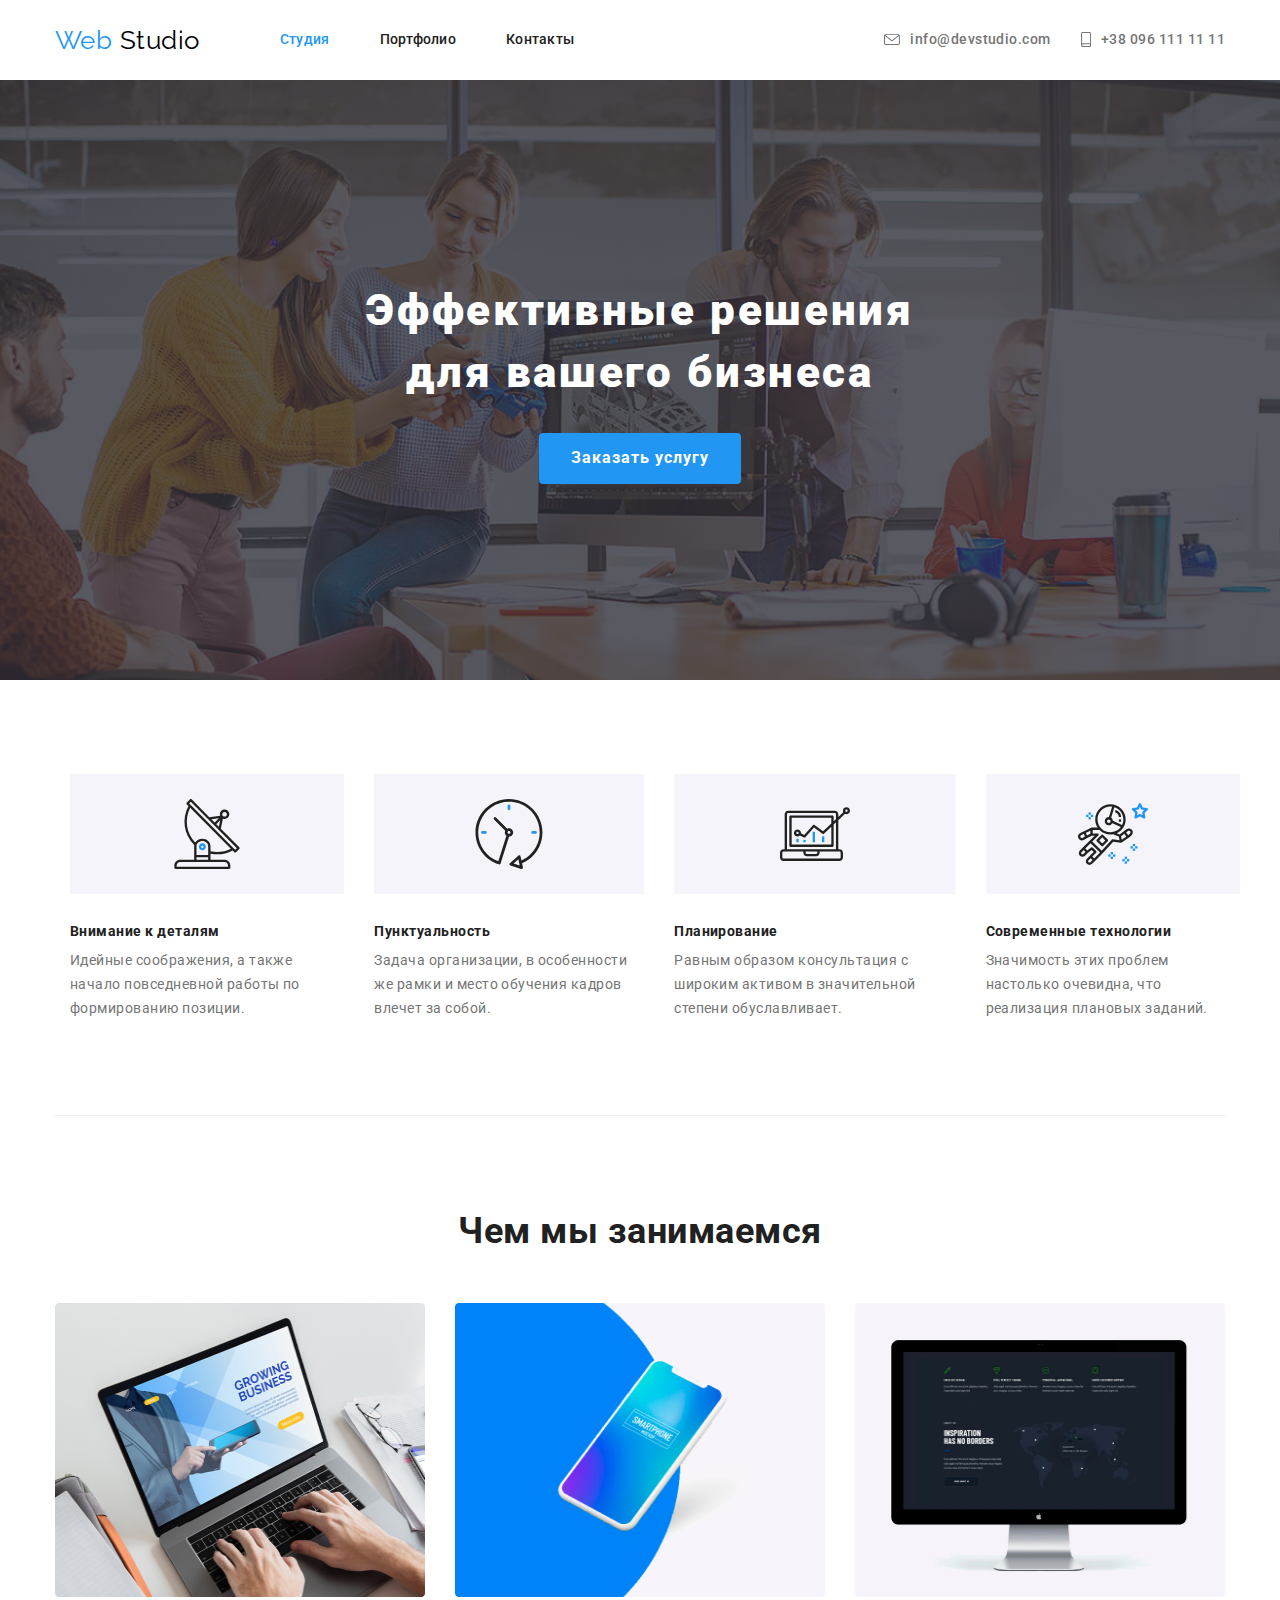
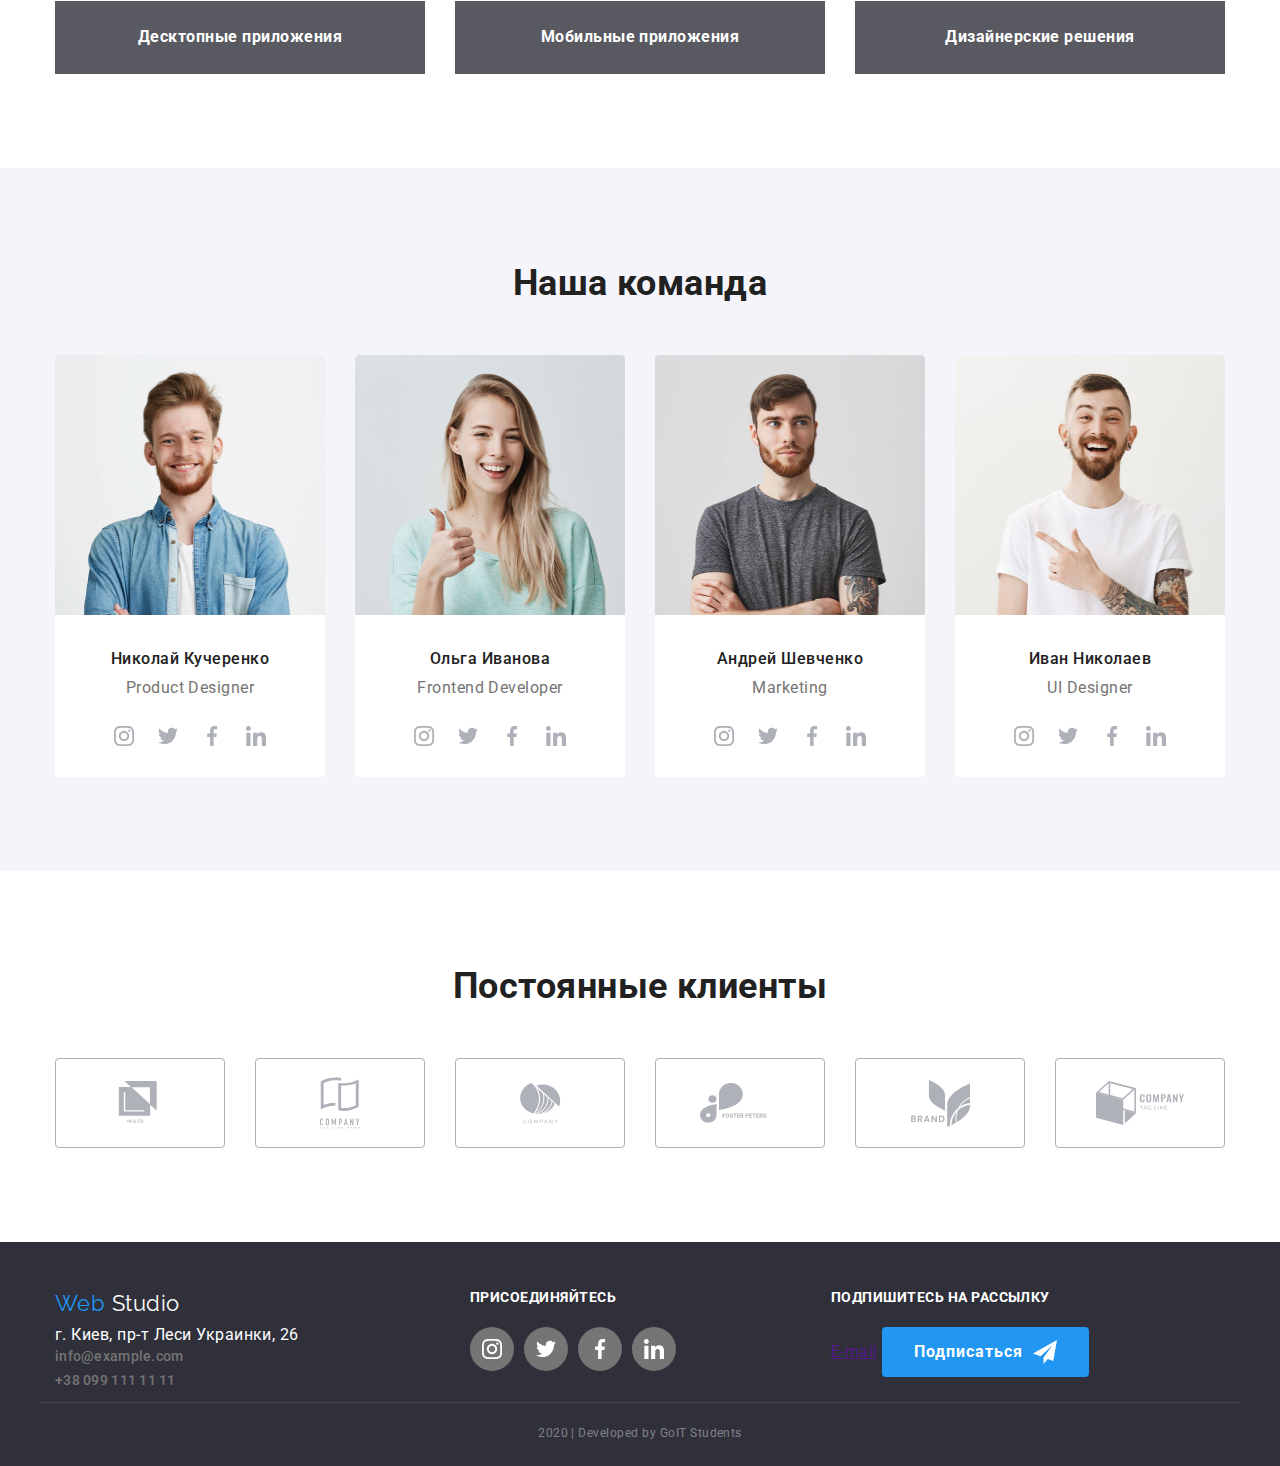
<file: index.html>
<!DOCTYPE html>
<html lang="ru">

<head>
    <meta charset="UTF-8">
    <meta name="viewport" content="width=device-width, initial-scale=1.0">
    <title>Document</title>
    <link
        href="https://fonts.googleapis.com/css2?family=Raleway:wght@700&family=Roboto:wght@400;500;700;900&display=swap"
        rel="stylesheet" />
    <link rel="stylesheet"
        href="https://cdnjs.cloudflare.com/ajax/libs/modern-normalize/0.6.0/modern-normalize.min.css" />
    <link rel="stylesheet" href="./css/styles.css" />
</head>

<body>
    <!--Шапка страницы-->
    <header class="page-header ">
        <div class="container ">
            <div class="main-nav">
                <nav class="main-nav">
                    <a class="logo" href="./index.html"><span class="Web">Web</span> <span
                            class="Studio">Studio</span></a>
                    <ul class="site-nav ">
                        <li class="item"><a href="./index.html" class="link current">Студия</a></li>
                        <li class="item"><a href="./portfolio.html" class="link ">Портфолио</a></li>
                        <li class="item"><a href="#" class="link">Контакты</a></li>
                    </ul>
                </nav>
                <ul class="info main-nav">
                    <li class="info-title">
                        <a class="info-main mail" href="mailto:info@devstudio.com">
                            <svg class="icon-mail">
                                <use href="./images/sprite.svg#icon-envelope"></use>
                            </svg>
                            info@devstudio.com
                        </a>
                    </li>
                    <li class="info-title">
                        <a class="info-main phone" href="tel:+380961111111">
                            <svg class="icon-phone">
                                <use href="./images/sprite.svg#icon-phone"></use>
                            </svg>
                            +38 096 111 11 11
                        </a>
                    </li>
                </ul>
            </div>
        </div>
    </header>
    <!--Уникальный контент-->
    <main>
        <!--1 секция-->
        <section class="hero">
            <div class="overlay">
                <h1 class="hero-title">Эффективные решения <br /> для вашего бизнеса</h1>
                <a href="" class="button primary">Заказать услугу</a>
            </div>
        </section>
        <!--2 секция Приемущества -->
        <section class="section border">
            <div class="container">
                <ul class="future">

                    <li class="icon-antenna">

                        <h2 class="section-title">Внимание к деталям</h2>
                        <p class="plan">Идейные соображения, а также начало повседневной работы по формированию позиции.
                        </p>
                    </li>
                    <li class="icon-clock">
                        <h2 class="section-title">Пунктуальность</h2>
                        <p class="plan">Задача организации, в особенности же рамки и место обучения кадров влечет за
                            собой.
                        </p>
                    </li>
                    <li class="icon-diagram">

                        <h2 class="section-title">Планирование</h2>
                        <p class="plan">Равным образом консультация с широким активом в значительной степени
                            обуславливает.
                        </p>
                    </li>
                    <li class="icon-astronaut">

                        <h2 class="section-title">Современные технологии</h2>
                        <p class="plan">Значимость этих проблем настолько очевидна, что реализация плановых заданий.</p>
                    </li>
                </ul>
            </div>
        </section>
        <!--3 секция Чем мы занимаемся-->
        <section class="section">
            <div class="container">
                <h3 class="title-h">Чем мы занимаемся</h3>
                <ul class="future">
                    <li><img class="img" src="./images/img.png" alt="Ноутбук на столе" width="370" height="294" />
                        <h4 class="title-applications">Десктопные приложения</h4>
                    </li>
                    <li><img class="img" src="./images/box.png" alt="Телефон" width="370" height="294" />
                        <h4 class="title-applications">Мобильные приложения</h4>
                    </li>
                    <li><img class="img" src="./images/img(1).png" alt="Компютер" width="370" height="294" />
                        <h4 class="title-applications">Дизайнерские решения</h4>
                    </li>
                </ul>
            </div>
        </section>
        <!--4 cекция Наша команда-->
        <section class="section-main">
            <div class="container">
                <h4 class="title-h">Наша команда</h4>
                <ul class="container-team">
                    <li class="main-team">
                        <img class="team" src="./images/imgJohn.png" alt="John Smith" width="270" height="260" />
                        <h5 class="tittle-command">Николай Кучеренко</h5>
                        <p class="p-command">Product Designer</p>
                        <ul class="container-command">
                            <li>
                                <a class="link-command" href="#" aria-label="Сыллка на Instagram">
                                    <svg class="icon-insta">
                                        <use href="./images/sprite.svg#icon-Insta"></use>
                                    </svg>
                                </a>
                            </li>
                            <li><a class="link-command" href="#" aria-label="Сыллка на Twitter">
                                    <svg class="icon-insta">
                                        <use href="./images/sprite.svg#icon-twitter"></use>
                                    </svg>
                                </a>
                            </li>
                            <li><a class="link-command" href="#" aria-label="Сыллка на Facebook">
                                    <svg class="icon-insta">
                                        <use href="./images/sprite.svg#icon-F"></use>
                                    </svg>
                                </a>
                            </li>
                            <li><a class="link-command" href="#" aria-label="Сыллка на linkedin">
                                    <svg class="icon-insta">
                                        <use href="./images/sprite.svg#icon-in"></use>
                                    </svg>
                                </a>
                            </li>
                        </ul>
                    </li>
                    <li class="main-team">
                        <img class="team" src="./images/imgMarta.png" alt="Marta Stewart" width="270" height="260" />
                        <h5 class="tittle-command">Ольга Иванова</h5>
                        <p class="p-command">Frontend Developer</p>
                        <ul class="container-command">
                            <li>
                                <a class="link-command" href="#" aria-label="Сыллка на Instagram">
                                    <svg class="icon-insta">
                                        <use href="./images/sprite.svg#icon-Insta"></use>
                                    </svg>
                                </a>
                            </li>
                            <li><a class="link-command" href="#" aria-label="Сыллка на Twitter">
                                    <svg class="icon-insta">
                                        <use href="./images/sprite.svg#icon-twitter"></use>
                                    </svg>
                                </a>
                            </li>
                            <li><a class="link-command" href="#" aria-label="Сыллка на Facebook">
                                    <svg class="icon-insta">
                                        <use href="./images/sprite.svg#icon-F"></use>
                                    </svg>
                                </a>
                            </li>
                            <li><a class="link-command" href="#" aria-label="Сыллка на linkedin">
                                    <svg class="icon-insta">
                                        <use href="./images/sprite.svg#icon-in"></use>
                                    </svg>
                                </a>
                            </li>
                        </ul>
                    </li>
                    <li class="main-team">
                        <img class="team" src="./images/imgRobert.png" alt="Robert Jakis" width="270" height="260" />
                        <h5 class="tittle-command">Андрей Шевченко</h5>
                        <p class="p-command">Marketing</p>
                        <ul class="container-command">
                            <li>
                                <a class="link-command" href="#" aria-label="Сыллка на Instagram">
                                    <svg class="icon-insta">
                                        <use href="./images/sprite.svg#icon-Insta"></use>
                                    </svg>
                                </a>
                            </li>
                            <li><a class="link-command" href="#" aria-label="Сыллка на Twitter">
                                    <svg class="icon-insta">
                                        <use href="./images/sprite.svg#icon-twitter"></use>
                                    </svg>
                                </a>
                            </li>
                            <li><a class="link-command" href="#" aria-label="Сыллка на Facebook">
                                    <svg class="icon-insta">
                                        <use href="./images/sprite.svg#icon-F"></use>
                                    </svg>
                                </a>
                            </li>
                            <li><a class="link-command" href="#" aria-label="Сыллка на linkedin">
                                    <svg class="icon-insta">
                                        <use href="./images/sprite.svg#icon-in"></use>
                                    </svg>
                                </a>
                            </li>
                        </ul>
                    </li>
                    <li class="main-team">
                        <img class="team" src="./images/imgMartin.png" alt="Martin Doe" width="270" height="260" />
                        <h5 class="tittle-command">Иван Николаев</h5>
                        <p class="p-command">UI Designer</p>
                        <ul class="container-command">
                            <li>
                                <a class="link-command" href="#" aria-label="Сыллка на Instagram">
                                    <svg class="icon-insta">
                                        <use href="./images/sprite.svg#icon-Insta"></use>
                                    </svg>
                                </a>
                            </li>
                            <li><a class="link-command" href="#" aria-label="Сыллка на Twitter">
                                    <svg class="icon-insta">
                                        <use href="./images/sprite.svg#icon-twitter"></use>
                                    </svg>
                                </a>
                            </li>
                            <li><a class="link-command" href="#" aria-label="Сыллка на Facebook">
                                    <svg class="icon-insta">
                                        <use href="./images/sprite.svg#icon-F"></use>
                                    </svg>
                                </a>
                            </li>
                            <li><a class="link-command" href="#" aria-label="Сыллка на linkedin">
                                    <svg class="icon-insta">
                                        <use href="./images/sprite.svg#icon-in"></use>
                                    </svg>
                                </a>
                            </li>
                        </ul>
                    </li>
                </ul>
            </div>
        </section>
        <!--5 секция Постоянные клиенты-->
        <section class="section">
            <div class="container">
                <h5 class="title-h">Постоянные клиенты</h5>
                <ul class="container-clients">
                    <li class="clients">

                        <a class="icon-hover" href="#">
                            <svg class="icon-logo1">
                                <use href="./images/sprite.svg#icon-logo1"></use>
                            </svg>
                        </a>

                    </li>
                    <li class="clients">
                        <a class="icon-hover" href="#">
                            <svg class="icon-logo2">
                                <use href="./images/sprite.svg#icon-logo2"></use>
                            </svg>
                        </a>
                    </li>
                    <li class="clients">
                        <a class="icon-hover" href="#">
                            <svg class="icon-logo3">
                                <use href="./images/sprite.svg#icon-logo3"></use>
                            </svg>
                        </a>
                    </li>
                    <li class="clients">
                        <a class="icon-hover" href="#">
                            <svg class="icon-logo4">
                                <use href="./images/sprite.svg#icon-logo4"></use>
                            </svg>
                        </a>
                    </li>
                    <li class="clients">
                        <a class="icon-hover" href="#">
                            <svg class="icon-logo5">
                                <use href="./images/sprite.svg#icon-logo5"></use>
                            </svg>
                        </a>
                    </li>
                    <li class="clients">
                        <a class="icon-hover" href="#">
                            <svg class="icon-logo6">
                                <use href="./images/sprite.svg#icon-logo6"></use>
                            </svg>
                        </a>
                    </li>
                </ul>
            </div>
        </section>
    </main>
    <!--Подвал страницы-->
    <footer class="footer">
        <div class="container footer-colums">
            <div class="main-address">
                <a class="logo-footer" href="./index.html"><span class="Web">Web</span> <span
                        class="Studio">Studio</span>
                </a>
                <address class="address">
                    г. Киев, пр-т Леси Украинки, 26 <br />
                    <a class="info-f" href="mailto:info@example.com">info@example.com</a><br />
                    <a class="info-f" href="tel:+380991111111">+38 099 111 11 11</a>
                </address>
            </div>
            <div class="main-link-footer">
                <h6 class="title-footer">присоединяйтесь</h6>
                <ul class="social-list">
                    <li>
                        <a class="footer-hover" href="#" aria-label="Сыллка на Instagram">
                            <svg class="icon-fotter">
                                <use href="./images/sprite.svg#icon-Insta"></use>
                            </svg>
                        </a>
                    </li>
                    <li><a class="footer-hover" href="#" aria-label="Сыллка на Twitter">
                            <svg class="icon-fotter">
                                <use href="./images/sprite.svg#icon-twitter"></use>
                            </svg>
                        </a>
                    </li>
                    <li><a class="footer-hover" href="#" aria-label="Сыллка на Facebook">
                            <svg class="icon-fotter">
                                <use href="./images/sprite.svg#icon-F"></use>
                            </svg>
                        </a>
                    </li>
                    <li><a class="footer-hover" href="#" aria-label="Сыллка на linkedin">
                            <svg class="icon-fotter">
                                <use href="./images/sprite.svg#icon-in"></use>
                            </svg>
                        </a>
                    </li>
                </ul>
            </div>
            <div>
                <h6 class="title-footer">Подпишитесь на рассылку</h6>
                <a href="">E-mail</a>
                <a href="" class="button primary-footer">Подписаться</a>
            </div>
        </div>
        <p class="container niz">2020 | Developed by GoIT Students</p>
    </footer>
</body>

</html>
</file>
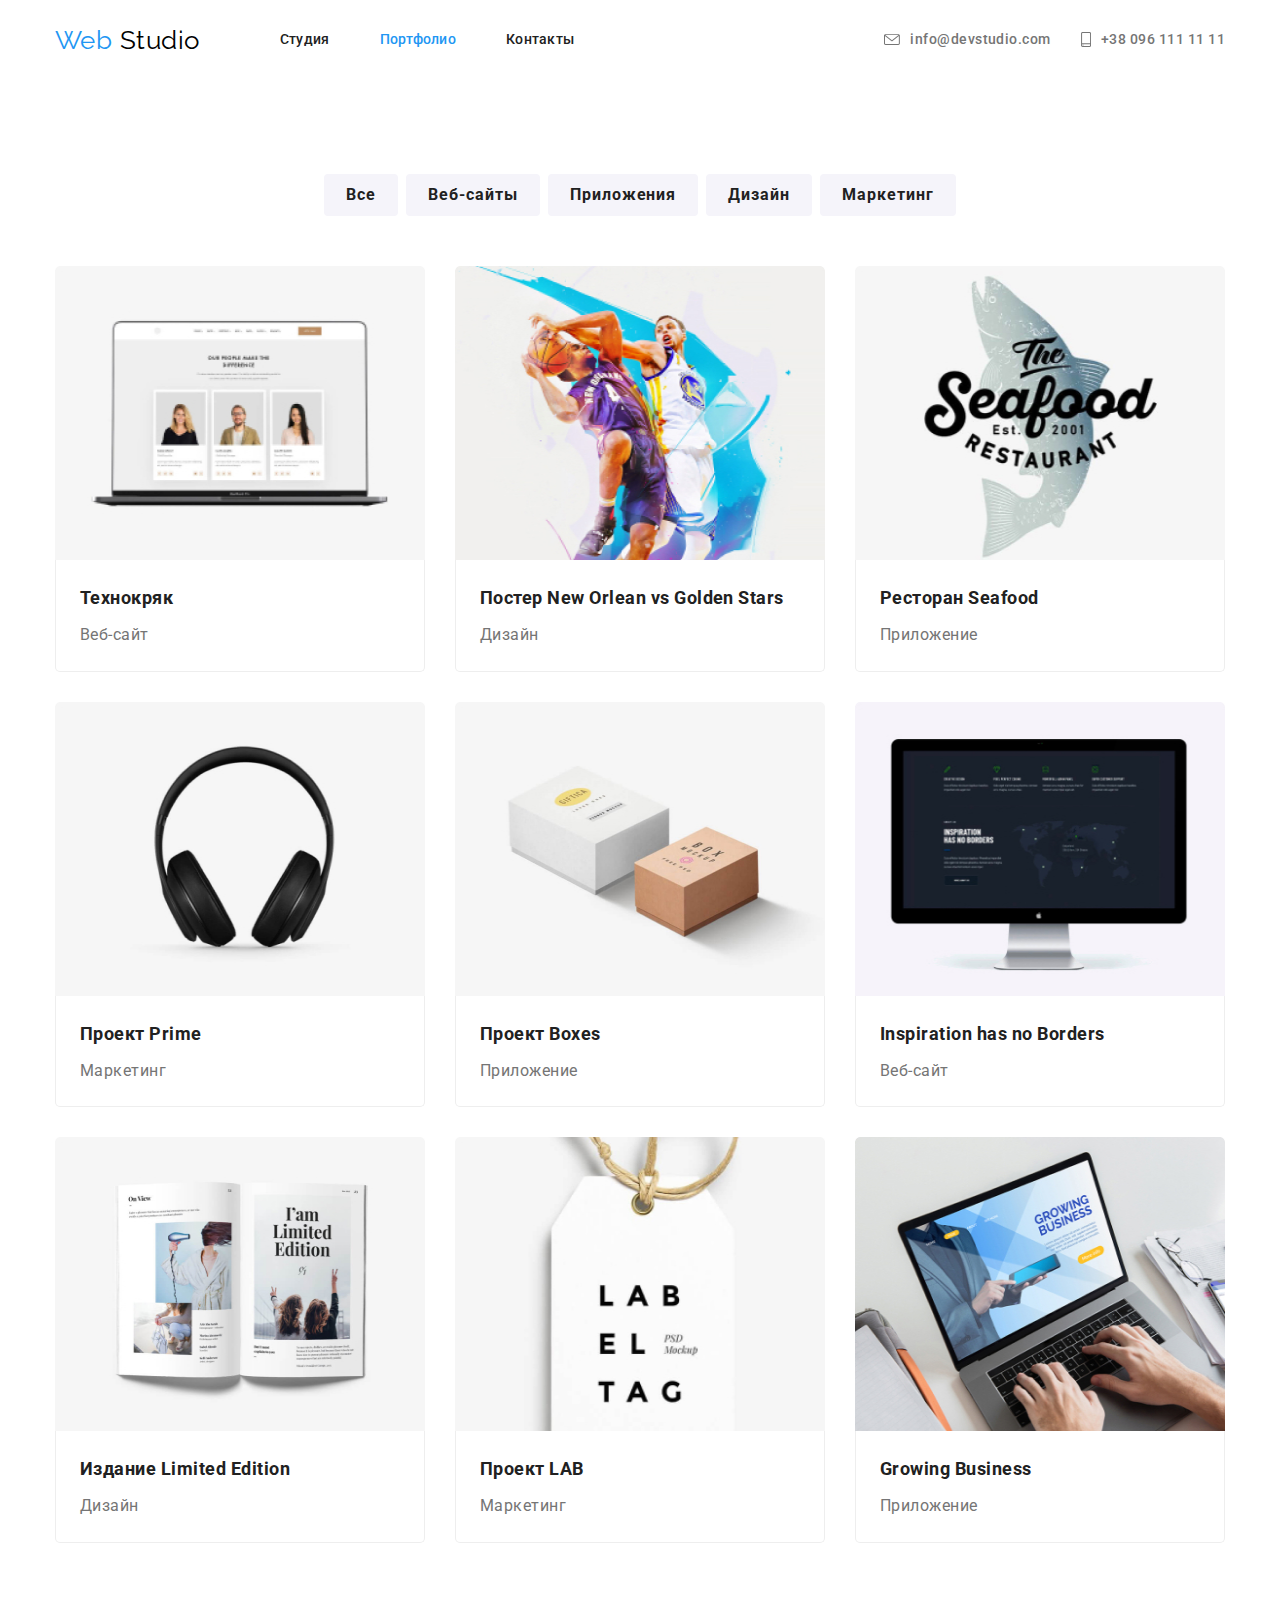
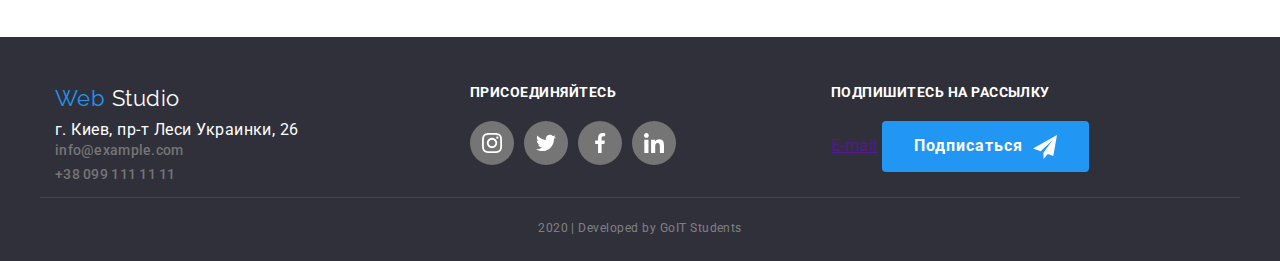
<file: portfolio.html>
<!DOCTYPE html>
<html lang="ru">

<head>
    <meta charset="UTF-8">
    <meta name="viewport" content="width=device-width, initial-scale=1.0">
    <title>Document</title>
    <link
        href="https://fonts.googleapis.com/css2?family=Raleway:wght@700&family=Roboto:wght@400;500;700;900&display=swap"
        rel="stylesheet" />
    <link rel="stylesheet"
        href="https://cdnjs.cloudflare.com/ajax/libs/modern-normalize/0.6.0/modern-normalize.min.css" />
    <link rel="stylesheet" href="./css/styles.css" />
</head>

<body>
    <!--Шапка страницы-->
    <header class="page-header ">
        <div class="container ">
            <div class="main-nav">
                <nav class="main-nav">
                    <a class="logo" href="./index.html"><span class="Web">Web</span> <span
                            class="Studio">Studio</span></a>
                    <ul class="site-nav ">
                        <li class="item"><a href="./index.html" class="link">Студия</a></li>
                        <li class="item"><a href="./portfolio.html" class="link  current">Портфолио</a></li>
                        <li class="item"><a href="#" class="link">Контакты</a></li>
                    </ul>
                </nav>
                <ul class="info main-nav">
                    <li class="info-title">
                        <a class="info-main mail" href="mailto:info@devstudio.com">
                            <svg class="icon-mail">
                                <use href="./images/sprite.svg#icon-envelope"></use>
                            </svg>
                            info@devstudio.com
                        </a>
                    </li>
                    <li class="info-title">
                        <a class="info-main phone" href="tel:+380961111111">
                            <svg class="icon-phone">
                                <use href="./images/sprite.svg#icon-phone"></use>
                            </svg>
                            +38 096 111 11 11
                        </a>
                    </li>
                </ul>
            </div>
        </div>
    </header>
    <main>
        <div class="container">

            <ul class="button-container">
                <li><a href="" class="button-secondary">Все</a></li>
                <li><a href="" class="button-secondary">Веб-сайты </a></li>
                <li><a href="" class="button-secondary">Приложения </a></li>
                <li><a href="" class="button-secondary">Дизайн </a></li>
                <li><a href="" class="button-secondary">Маркетинг </a></li>
            </ul>
        </div>

        <!--1 секция все работы-->
        <section>
            <div class="container">
                <ul class="flex-list">
                    <li class="list">
                        <div class="card">
                            <a class="link-card" href="#">
                                <img class="img-portfolio" src="./images/1img.jpg" alt="Macbook" width="370"
                                    height="294" />
                                <div class="card-content">
                                    <h2 class="list-tittle">Технокряк</h2>
                                    <p class="list-link">Веб-сайт</p>
                                    <p class="list-paragraph"></p>
                                </div>
                            </a>
                        </div>
                    </li>
                    <li class="list">
                        <div class="card">
                            <a class="link-card" href="#">
                                <img class="img-portfolio" src="./images/2img.jpg" alt="2 баскетболиста" width="370"
                                    height="294" />
                                <div class="card-content">
                                    <h2 class="list-tittle">Постер New Orlean vs Golden Stars</h2>
                                    <p class="list-link">Дизайн</p>
                                    <p class="list-paragraph"></p>
                                </div>
                            </a>
                        </div>
                    </li>
                    <li class="list">
                        <div class="card">
                            <a class="link-card" href="#">
                                <img class="img-portfolio" src="./images/3img.jpg" alt="логотип ресторана" width="370"
                                    height="294" />
                                <div class="card-content">
                                    <h2 class="list-tittle">Ресторан Seafood</h2>
                                    <p class="list-link">Приложение</p>
                                    <p class="list-paragraph"></p>
                                </div>
                            </a>
                        </div>
                    </li>
                    <li class="list">
                        <div class="card">
                            <a class="link-card" href="#">
                                <img class="img-portfolio" src="./images/4img.jpg" alt="наушники" width="370"
                                    height="294" />
                                <div class="card-content">
                                    <h2 class="list-tittle">Проект Prime</h2>
                                    <p class="list-link">Маркетинг</p>
                                    <p class="list-paragraph"></p>
                                </div>
                            </a>
                        </div>
                    </li>
                    <li class="list">
                        <div class="card">
                            <a class="link-card" href="#">
                                <img class="img-portfolio" src="./images/5img.jpg" alt="2 коробки" width="370"
                                    height="294" />
                                <div class="card-content">
                                    <h2 class="list-tittle">Проект Boxes</h2>
                                    <p class="list-link">Приложение</p>
                                    <p class="list-paragraph"></p>
                                </div>
                            </a>
                        </div>
                    </li>
                    <li class="list">
                        <div class="card">
                            <a class="link-card" href="#">
                                <img class="img-portfolio" src="./images/6img.jpg" alt="компьютер" width="370"
                                    height="294" />
                                <div class="card-content">
                                    <h2 class="list-tittle">Inspiration has no Borders</h2>
                                    <p class="list-link">Веб-сайт</p>
                                    <p class="list-paragraph"></p>
                                </div>
                            </a>
                        </div>
                    </li>
                    <li class="list">
                        <div class="card">
                            <a class="link-card" href="#">
                                <img class="img-portfolio" src="./images/7img.jpg" alt="книга" width="370"
                                    height="294" />
                                <div class="card-content">
                                    <h2 class="list-tittle">Издание Limited Edition</h2>
                                    <p class="list-link">Дизайн</p>
                                    <p class="list-paragraph"></p>
                                </div>
                            </a>
                        </div>
                    </li>
                    <li class="list">
                        <div class="card">
                            <a class="link-card" href="#">
                                <img class="img-portfolio" src="./images/8img.jpg" alt="проект лаб" width="370"
                                    height="294" />
                                <div class="card-content">
                                    <h2 class="list-tittle">Проект LAB</h2>
                                    <p class="list-link">Маркетинг</p>
                                    <p class="list-paragraph"></p>
                                </div>
                            </a>
                        </div>
                    </li>
                    <li class="list">
                        <div class="card">
                            <a class="link-card" href="#">
                                <img class="img-portfolio" src="./images/9img.jpg" alt="ноутбук" width="370"
                                    height="294" />
                                <div class="card-content">
                                    <h2 class="list-tittle">Growing Business</h2>
                                    <p class="list-link">Приложение</p>
                                    <p class="list-paragraph"></p>
                                </div>
                            </a>
                        </div>
                    </li>
                </ul>
            </div>
        </section>
    </main>
    <!--Подвал страницы-->
    <footer class="footer">
        <div class="container footer-colums">
            <div class="main-address">
                <a class="logo-footer" href="./index.html"><span class="Web">Web</span> <span
                        class="Studio">Studio</span>
                </a>
                <address class="address">
                    г. Киев, пр-т Леси Украинки, 26 <br />
                    <a class="info-f" href="mailto:info@example.com">info@example.com</a><br />
                    <a class="info-f" href="tel:+380991111111">+38 099 111 11 11</a>
                </address>
            </div>
            <div class="main-link-footer">
                <h6 class="title-footer">присоединяйтесь</h6>
                <ul class="social-list">
                    <li>
                        <a class="footer-hover" href="#" aria-label="Сыллка на Instagram">
                            <svg class="icon-fotter">
                                <use href="./images/sprite.svg#icon-Insta"></use>
                            </svg>
                        </a>
                    </li>
                    <li><a class="footer-hover" href="#" aria-label="Сыллка на Twitter">
                            <svg class="icon-fotter">
                                <use href="./images/sprite.svg#icon-twitter"></use>
                            </svg>
                        </a>
                    </li>
                    <li><a class="footer-hover" href="#" aria-label="Сыллка на Facebook">
                            <svg class="icon-fotter">
                                <use href="./images/sprite.svg#icon-F"></use>
                            </svg>
                        </a>
                    </li>
                    <li><a class="footer-hover" href="#" aria-label="Сыллка на linkedin">
                            <svg class="icon-fotter">
                                <use href="./images/sprite.svg#icon-in"></use>
                            </svg>
                        </a>
                    </li>
                </ul>
            </div>
            <div>
                <h6 class="title-footer">Подпишитесь на рассылку</h6>
                <a href="">E-mail</a>
                <a href="" class="button primary-footer">Подписаться</a>
            </div>
        </div>
        <p class="container niz">2020 | Developed by GoIT Students</p>
    </footer>
</body>

</html>
</file>
<file: css/styles.css>
/* цвет основного текста #757575 */
/* цвет вторичного текста #212121 */
/* белый #FFFFFF */
/* акцент #2196F3 */
/* цвет адреса rgba(255, 255, 255, 0.6); */
/* цвет 2020 rgba(255, 255, 255, 0.4); */
:root {
  --primary-text-color: #757575;
  --title-text-color: #212121;
  --white-color: #ffffff;
  --accent-color: #2196f3;
  --adress-text: rgba(255, 255, 255, 0.6);
  --niz-text: rgba(255, 255, 255, 0.4);
  --background-secondary: #f5f4fa;
}

body {
  background-color: #ffffff;
  color: var(--primary-text-color);
  font-family: Roboto, sans-serif;
  letter-spacing: 0.03em;
}

h1,
h2,
h3,
h4,
h5,
h6,
p {
  margin-top: 0;
  margin-bottom: 0;
}

.container {
  width: 1200px;
  padding-left: 15px;
  padding-right: 15px;
  margin: 0 auto;
}

.main-nav {
  display: flex;
  align-items: center;
}

.tittle-main {
  margin-top: 0;
  margin-bottom: 0;
}

.icon {
  margin-bottom: 55px;
}

.button-container {
  margin-top: 94px;
  margin-bottom: 50px;
  display: flex;
  justify-content: center;
}

.button-container :not(:last-child) {
  margin-right: 8px;
}

.portfolio {
  border-bottom: 1px solid #ececec;
}

.footer {
  background: #2f303a;
}

.footer-colums {
  display: flex;
  align-content: baseline;
  padding-top: 48px;
}

.button-container .footer {
  background-color: #2f303a;
}

ul {
  list-style: none;
  padding: 0;
  margin: 0;
}
/* logo */
.logo {
  font-family: Raleway, cursive;
  font-size: 26px;
  line-height: 1.19;
  text-decoration: none;
}

.link-command {
  align-items: center;
  display: flex;
  justify-content: center;

  text-decoration: none;
  width: 44px;
  height: 44px;
  border-radius: 50%;
}

.link-card {
  background-color: white;
  text-decoration: none;
}

.social-list {
  display: flex;
  align-items: center;
  justify-content: center;
}

.logo-footer {
  margin-bottom: 10px;

  font-family: Raleway, cursive;
  font-size: 22px;
  line-height: 1.2;
  text-decoration: none;
}

.Web {
  color: var(--accent-color);
}
.Studio {
  color: black;
}

/* site nav */
.site-nav {
  display: flex;
  margin-left: 80px;
}

.site-nav .item:not(:last-child) {
  margin-right: 50px;
}
.site-nav .link {
  display: block;
  padding-top: 32px;
  padding-bottom: 32px;

  color: var(--title-text-color);
  letter-spacing: 0.02em;
  font-weight: 500;
  font-size: 14px;
  line-height: 1.14;
  text-decoration: none;
}

.site-nav .link.current {
  color: var(--accent-color);
}

.site-nav :hover,
.site-nav :focus {
  color: var(--accent-color);
}

/* info */
.info-f {
  color: var(--primary-text-color);
  letter-spacing: 0.02em;
  font-weight: 500;
  font-size: 14px;
  line-height: 1.7;
  text-decoration: none;
  margin-top: 9px;
}
.info {
  display: inline-flex;

  font-weight: 400;
  font-size: 14px;

  line-height: 1.14;
  text-decoration: none;
  margin-left: auto;
}

.info-title {
  display: inline-flex;
  align-items: center;

  font-weight: 400;
  font-size: 14px;

  line-height: 1.14;
  text-decoration: none;
  margin-left: auto;
}

.info-main {
  display: inline-flex;
  align-items: center;
  font-weight: 500;
  font-size: 14px;
  color: var(--primary-text-color);

  line-height: 1.14;
  text-decoration: none;
  margin-left: auto;
}

.info .info-title + .info-title {
  margin-left: 30px;
}

.info-title :hover,
.info-title :focus {
  color: var(--accent-color);
}

.section {
  padding-top: 94px;
  padding-bottom: 94px;
}

.border {
  width: 1170px;
  margin: 0 auto;
  border-bottom: 1px solid #ececec;
}

/* section-title */
.section-title {
  color: var(--title-text-color);
  font-weight: 700;
  font-size: 14px;
  line-height: 1.1;
  margin-bottom: 10px;
  margin-top: 0;
  text-align: left;
}

.future {
  display: flex;
  text-align: center;
}

.future li:not(:last-child) {
  margin-right: 30px;
}

.plan {
  font-weight: 400;
  font-size: 14px;
  line-height: 1.7;
  margin-top: 0;
  margin-bottom: 0;
  text-align: left;
}

.title-h {
  color: var(--title-text-color);
  font-weight: 700;
  font-size: 36px;
  line-height: 1.2;
  text-align: center;
  margin-top: 0;
  margin-bottom: 50px;
}

.team {
  margin-top: 0;
  margin-bottom: 30px;
}

.main-team {
  margin-right: 30px;
  background-color: #ffffff;
  border-radius: 4px;
  width: 278px;
  height: 422px;
}

.container-team {
  display: flex;
}

.container-clients {
  display: flex;
}

.container-command {
  display: flex;
  align-items: center;
  justify-content: center;
  padding: 0;
  margin: 0;
}

.clients {
  width: 170px;
  height: 90px;
  color: #afb1b8;

  box-sizing: border-box;
  border-radius: 4px;

  display: flex;
  align-items: center;
  justify-content: center;
}

.icon-hover {
  margin-left: auto;
  width: 170px;
  height: 90px;
  color: #afb1b8;
  border: 1px solid #afb1b8;
  box-sizing: border-box;
  border-radius: 4px;

  display: flex;
  align-items: center;
  justify-content: center;
  fill: #afb1b8;
}

.icon-hover:focus,
.icon-hover:hover {
  border-color: #2196f3;
  fill: var(--accent-color);
}

.clients:not(:last-child) {
  margin-right: 30px;
}

.section-main {
  background-color: #f5f4fa;
  padding-top: 94px;
  padding-bottom: 94px;
}

.title-footer {
  color: var(--white-color);
  font-weight: 700;
  font-size: 14px;
  line-height: 1.14;
  margin-bottom: 21px;
  text-transform: uppercase;
}

.img {
  margin-top: 0;
}

.p-command {
  font-weight: 400;
  font-size: 16px;
  line-height: 1.2;
  text-align: center;
  margin-bottom: 16px;
}

.tittle-command {
  color: var(--title-text-color);
  font-weight: 500;
  font-size: 16px;
  line-height: 1.2;
  text-align: center;
  margin-top: 0;
  margin-bottom: 10px;
}

.hero {
  margin-top: 0;
  text-align: center;
}

/* hero-title */
.hero-title {
  color: var(--white-color);

  letter-spacing: 0.06em;
  font-style: 400;
  font-weight: 900;
  font-size: 44px;
  line-height: 1.4;
  text-align: center;
  padding-top: 200px;
  margin-bottom: 30px;
}

/* title-applications" */
.title-applications {
  color: var(--white-color);
  background-color: rgba(47, 48, 58, 0.8);
  padding-top: 27px;
  padding-bottom: 27px;
  margin-bottom: 0;
}

.button {
  color: var(--white-color);
  text-decoration: none;
  font-family: inherit;

  border-radius: 4px;
  padding: 10px 32px;
  text-align: center;
  border-radius: 1px solid transparent;
  display: inline-flex;
  align-items: center;
}
.button.primary {
  color: var(--white-color);
  background-color: var(--accent-color);
  letter-spacing: 0.06em;
  font-weight: 700;
  font-size: 16px;
  line-height: 1.9;
}

.button.primary-footer {
  color: var(--white-color);
  background-color: var(--accent-color);
  letter-spacing: 0.06em;
  font-weight: 700;
  font-size: 16px;
  line-height: 1.9;
}

.primary-footer::after {
  content: "";
  width: 24px;
  height: 24px;
  margin-left: 10px;
  background-repeat: no-repeat;
  background-image: url(../images/icon.svg);
  background-size: contain;
  background-position: center;
}
.address {
  color: var(--white-color);
  font-style: normal;
  display: block;
  margin-bottom: 10px;
}

.address .info {
  color: var(--adress-text);
}

.niz {
  text-align: center;
  border-top: 1px solid rgba(255, 255, 255, 0.1);

  color: var(--niz-text);
  font-weight: 400;
  font-size: 12px;
  line-height: 2;

  padding-top: 18px;
  padding-bottom: 21px;
}

.button-secondary {
  color: var(--title-text-color);
  background-color: var(--background-secondary);
  letter-spacing: 0.06em;
  font-weight: 700;
  font-size: 16px;
  line-height: 1.9;
  padding: 6px 22px;
  text-align: center;
  border-radius: 1px solid transparent;
  display: inline-block;
  border-radius: 4px;
  text-decoration: none;
}

.button-secondary:hover,
.button-secondary:focus {
  color: var(--white-color);
  background-color: var(--accent-color);
}

.card-content {
  background: #ffffff;
  box-sizing: border-box;
  padding: 20px 24px;

  border: 1px solid #eeeeee;
  border-top-width: 0px;
  border-right-width: 1px;
  border-bottom-width: 1px;
  border-left-width: 1px;

  border-bottom-right-radius: 5px;
  border-bottom-left-radius: 5px;
}

.card {
  width: 370px;
  border-top-left-radius: 5px;
  border-top-right-radius: 5px;
  overflow: hidden;
}

.flex-list {
  flex-wrap: wrap;
  display: flex;
}

.list {
  width: 370px;
  margin-right: 30px;
  margin-bottom: 30px;
}

.list:nth-child(3n) {
  margin-right: 0;
}

.list:nth-last-child(-n + 3) {
  margin-bottom: 0px;
}
.list-tittle {
  color: var(--title-text-color);
  font-weight: 700;
  font-size: 18px;
  line-height: 2;
  margin-top: 0;
  margin-bottom: 4px;
}

.list-paragraph {
  color: var(--white-color);
  background-color: var(--accent-color);
  font-weight: 400;
  font-size: 18px;
  line-height: 1.6;
}

.list-link {
  color: var(--primary-text-color);
  font-weight: 400;
  font-size: 16px;
  line-height: 1.9;
}

.img-portfolio {
  margin-top: 0;
  display: block;
}

.main-address {
  display: flex;
  font-style: normal;
  flex-direction: column;
  margin-right: 171px;
}

.main-link-footer {
  margin-right: 155px;
}

.footer .Studio {
  color: white;
}

.flex-list {
  padding-bottom: 94px;
}

.overlay {
  background-color: var(--title-text-color);

  max-width: 1600px;
  height: 600px;
  margin-left: auto;
  margin-right: auto;
  background-image: linear-gradient(
      to right,
      rgba(47, 48, 58, 0.8),
      rgba(47, 48, 58, 0.8)
    ),
    url(./Header.jpg);
  background-position: center;
  background-repeat: no-repeat;
  background-size: cover;
}

.icon-antenna::before {
  display: block;
  content: "";
  height: 120px;
  background-image: url(/images/Antena.svg),
    linear-gradient(to right, #f5f4fa, #f5f4fa);
  background-position: center;
  background-repeat: no-repeat;
  margin-bottom: 30px;
}

.icon-clock::before {
  display: block;
  content: "";
  height: 120px;
  background-image: url(/images/Clock.svg),
    linear-gradient(to right, #f5f4fa, #f5f4fa);
  background-position: center;
  background-repeat: no-repeat;
  margin-bottom: 30px;
}

.icon-diagram::before {
  display: block;
  content: "";
  height: 120px;
  background-image: url(/images/diagram.svg),
    linear-gradient(to right, #f5f4fa, #f5f4fa);
  background-position: center;
  background-repeat: no-repeat;
  margin-bottom: 30px;
}

.icon-astronaut::before {
  display: block;
  content: "";
  height: 120px;
  background-image: url(/images/astronaut.svg),
    linear-gradient(to right, #f5f4fa, #f5f4fa);
  background-position: center;
  background-repeat: no-repeat;
  margin-bottom: 30px;
}

.icon-mail {
  width: 16px;
  height: 11.2px;
  margin-right: 10px;
  fill: currentColor;
}

.icon-mail:hover,
.icon-mail:focus {
  fill: var(--accent-color);
}

.icon-phone {
  width: 10px;
  height: 15px;
  margin-right: 10px;
  fill: currentColor;
}

.icon-insta {
  width: 44px;
  height: 44px;
  fill: #afb1b8;
  border-radius: 50%;
}

.icon-insta:hover,
.icon-insta:focus {
  background-color: var(--accent-color);
  fill: white;
}

.icon-logo1 {
  height: 44.27px;
  width: 49.23px;
}

.icon-logo1:hover,
.icon-logo1:focus {
  fill: var(--accent-color);
}

.icon-logo2 {
  height: 52px;
  width: 40px;
}

.icon-logo3 {
  height: 41px;
  width: 42px;
}

.icon-logo4 {
  height: 42px;
  width: 80px;
}

.icon-logo5 {
  height: 47px;
  width: 59px;
}

.icon-logo6 {
  height: 45px;
  width: 88px;
}

.icon-fotter {
  width: 44px;
  height: 44px;
  fill: white;
  background-color: var(--primary-text-color);
  border-radius: 50%;
}

.icon-fotter:hover,
.icon-fotter:focus {
  background-color: var(--accent-color);
}

.social-list li:not(:last-child) {
  margin-right: 10px;
}
</file>
